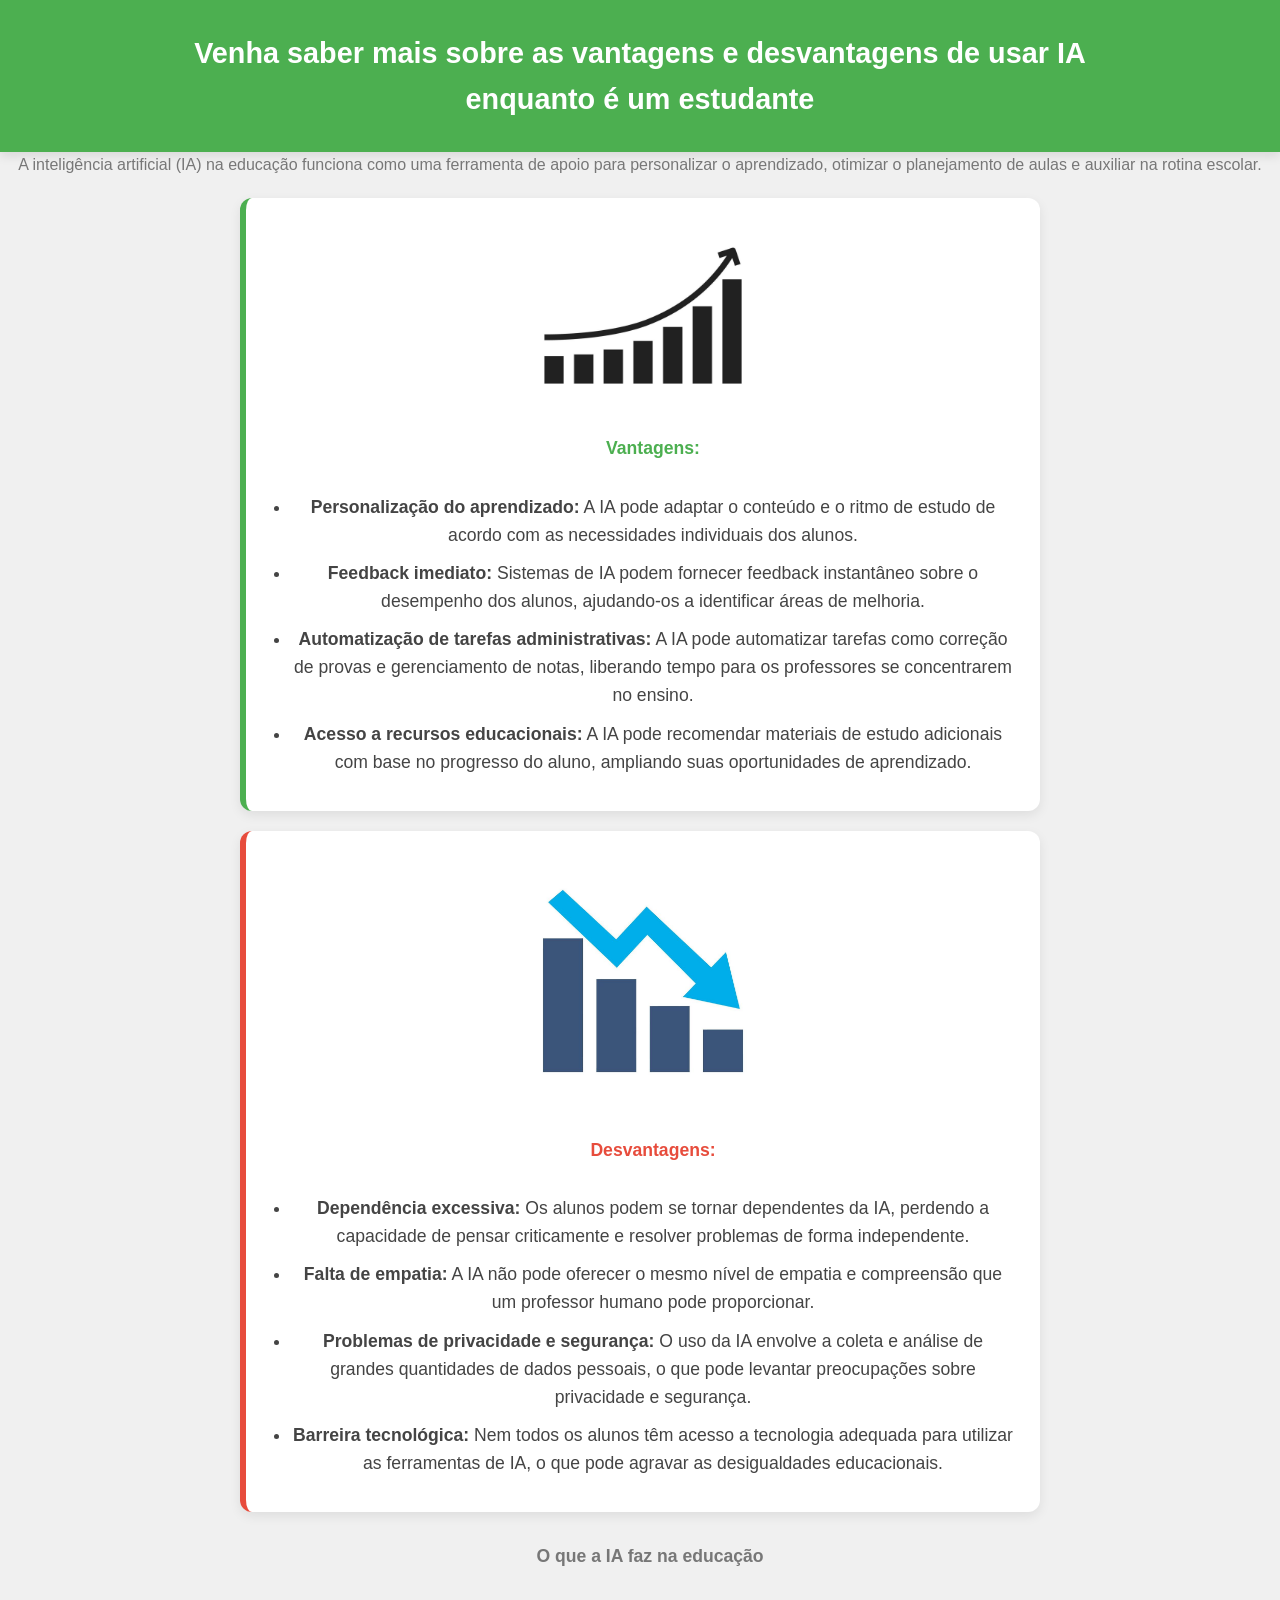
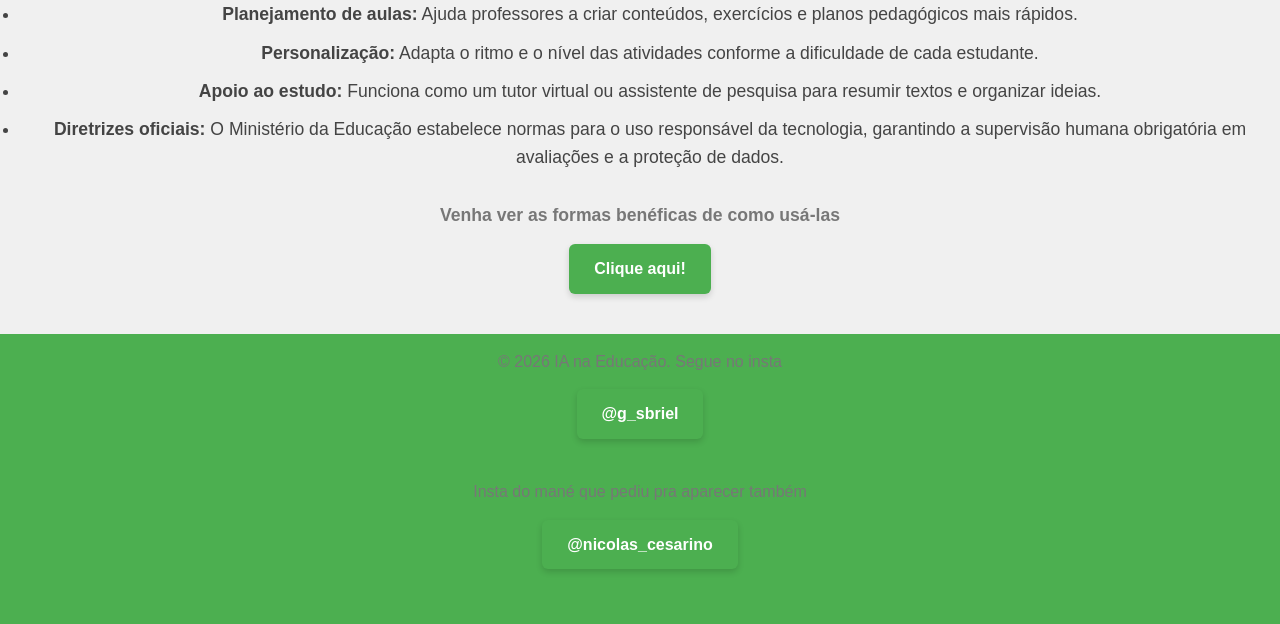
<file: index.html>
<!DOCTYPE html>
<html lang="pt-BR">
<head>
    <meta charset="UTF-8">
    <meta name="viewport" content="width=device-width, initial-scale=1.0">
    <title>IA na Educação</title>
    <link rel="stylesheet" href="IA na educação/css/style.css">
</head>
<body>

    <header>
        <h1>Venha saber mais sobre as vantagens e desvantagens de usar IA enquanto é um estudante</h1>
    </header>

    <main>
        <p class="introducao">
            A inteligência artificial (IA) na educação funciona como uma ferramenta de apoio para personalizar o aprendizado,
            otimizar o planejamento de aulas e auxiliar na rotina escolar.
        </p>

        <section class="vantagens-card">
            <img src="IA na educação/assets/images/png/lucro.jpg" alt="Vantagem">
            <h2>Vantagens:</h2>
            <ul>
                <li><strong>Personalização do aprendizado:</strong> A IA pode adaptar o conteúdo e o ritmo de estudo de acordo com as necessidades individuais dos alunos.</li>
                <li><strong>Feedback imediato:</strong> Sistemas de IA podem fornecer feedback instantâneo sobre o desempenho dos alunos, ajudando-os a identificar áreas de melhoria.</li>
                <li><strong>Automatização de tarefas administrativas:</strong> A IA pode automatizar tarefas como correção de provas e gerenciamento de notas, liberando tempo para os professores se concentrarem no ensino.</li>
                <li><strong>Acesso a recursos educacionais:</strong> A IA pode recomendar materiais de estudo adicionais com base no progresso do aluno, ampliando suas oportunidades de aprendizado.</li>
            </ul>
        </section>

        <section class="desvantagens-card">
            <img src="IA na educação/assets/images/png/prejuizo.jpg" alt="Desvantagem">
            <h2>Desvantagens:</h2>
            <ul>
                <li><strong>Dependência excessiva:</strong> Os alunos podem se tornar dependentes da IA, perdendo a capacidade de pensar criticamente e resolver problemas de forma independente.</li>
                <li><strong>Falta de empatia:</strong> A IA não pode oferecer o mesmo nível de empatia e compreensão que um professor humano pode proporcionar.</li>
                <li><strong>Problemas de privacidade e segurança:</strong> O uso da IA envolve a coleta e análise de grandes quantidades de dados pessoais, o que pode levantar preocupações sobre privacidade e segurança.</li>
                <li><strong>Barreira tecnológica:</strong> Nem todos os alunos têm acesso a tecnologia adequada para utilizar as ferramentas de IA, o que pode agravar as desigualdades educacionais.</li>
            </ul>
        </section>

        <section class="acoes-ia">
            <h2>O que a IA faz na educação</h2>
            <ul>
                <li><strong>Planejamento de aulas:</strong> Ajuda professores a criar conteúdos, exercícios e planos pedagógicos mais rápidos.</li>
                <li><strong>Personalização:</strong> Adapta o ritmo e o nível das atividades conforme a dificuldade de cada estudante.</li>
                <li><strong>Apoio ao estudo:</strong> Funciona como um tutor virtual ou assistente de pesquisa para resumir textos e organizar ideias.</li>
                <li><strong>Diretrizes oficiais:</strong> O Ministério da Educação estabelece normas para o uso responsável da tecnologia, garantindo a supervisão humana obrigatória em avaliações e a proteção de dados.</li>
            </ul>
        </section>

        <section class="saiba-mais">
            <h4>Venha ver as formas benéficas de como usá-las</h4>
            <a href="IA na educação/pages/motivos.html">Clique aqui!</a>
        </section>
    </main>

    <footer>
        <p>&copy; 2026 IA na Educação. Segue no insta <a href="https://www.instagram.com/g_sbriel" target="_blank" rel="noopener noreferrer">@g_sbriel</a></p>
        <p>Insta do mané que pediu pra aparecer também <a href="https://www.instagram.com/nicolas_cesarino" target="_blank" rel="noopener noreferrer">@nicolas_cesarino</a></p>
    </footer>

</body>
</html>
</file>
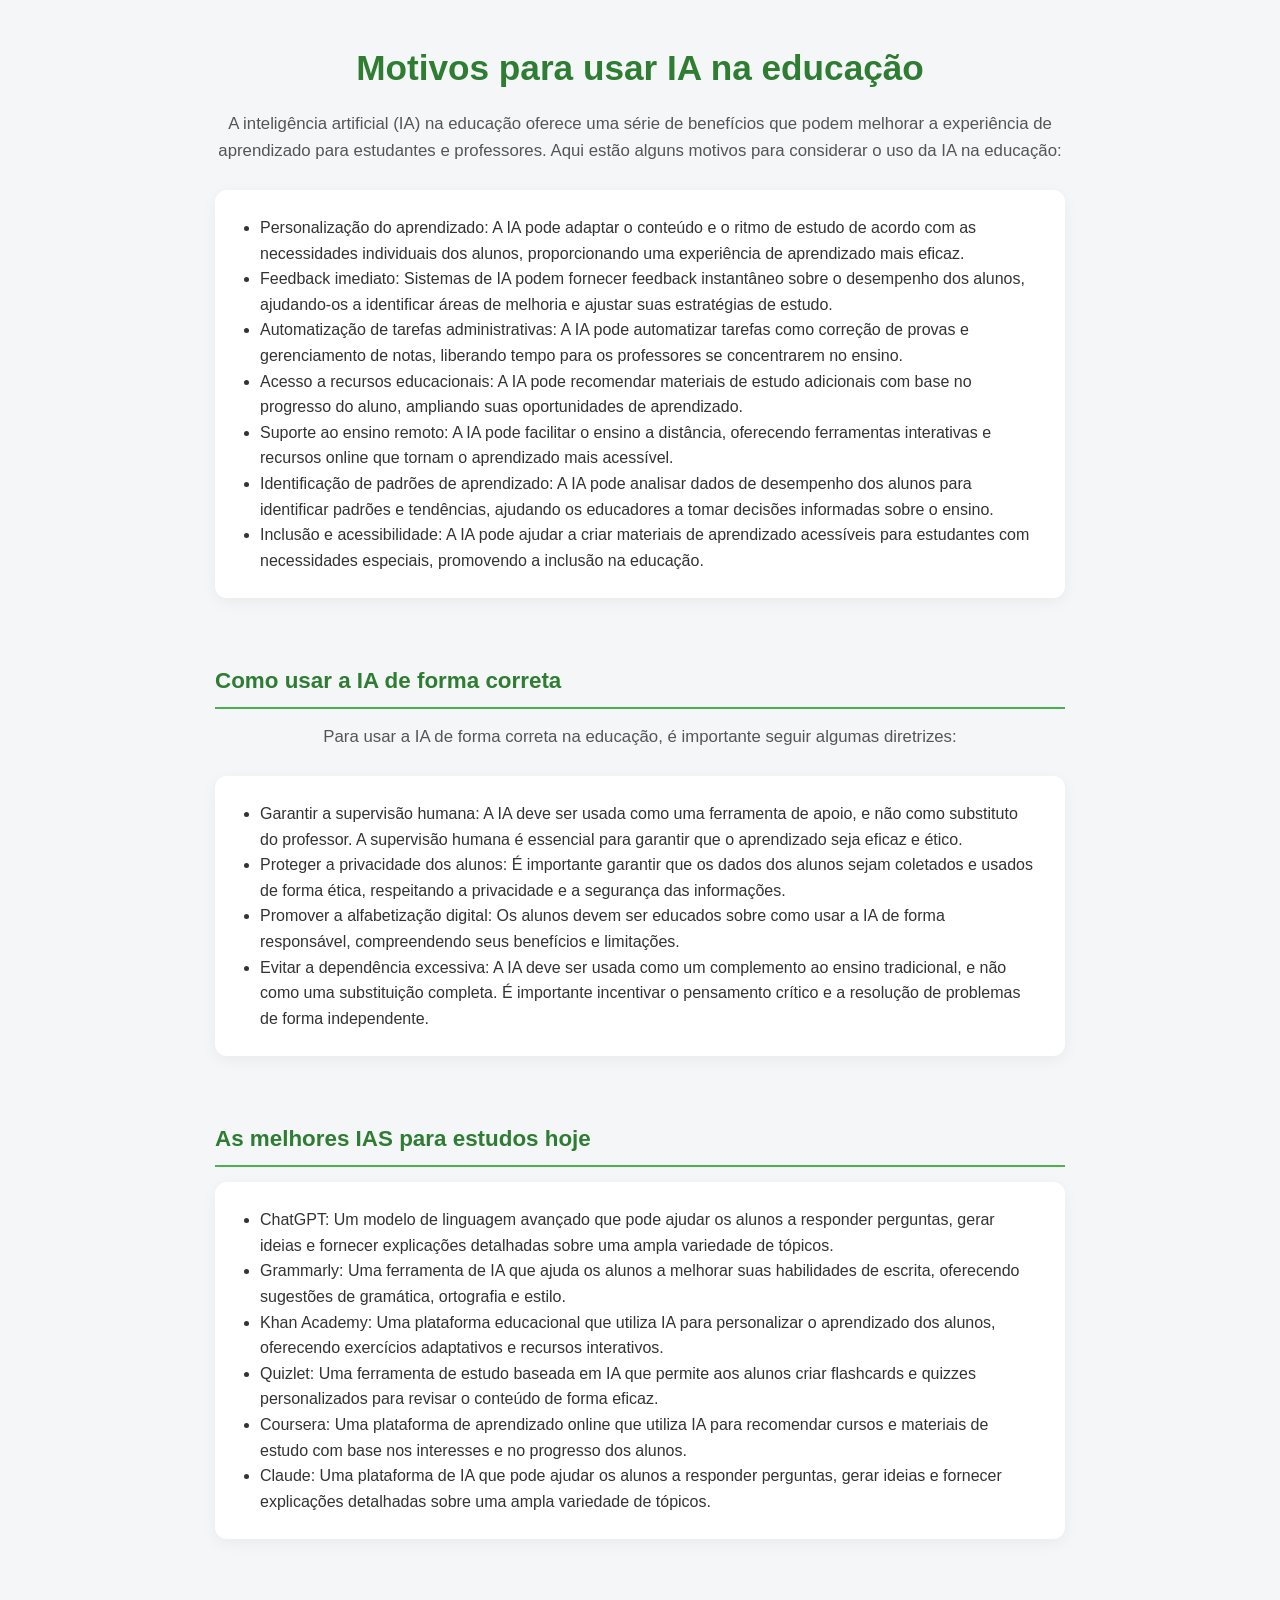
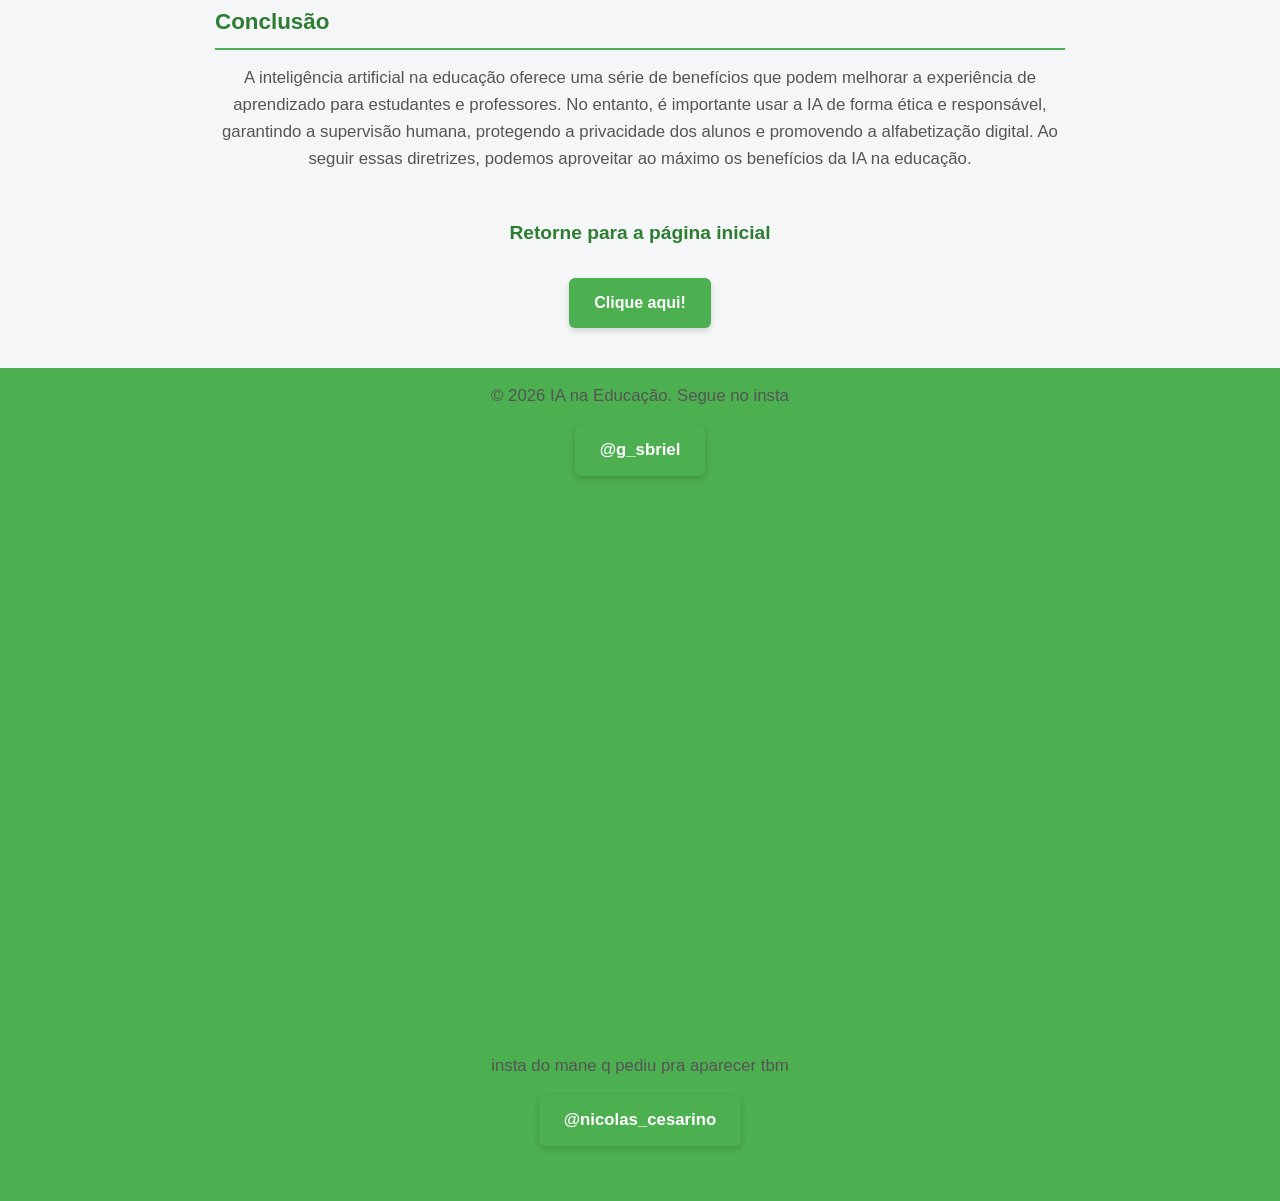
<file: IA na educação/pages/motivos.html>
<!DOCTYPE html>
<html lang="pt-BR">
<head>
    <meta charset="UTF-8">
    <meta name="viewport" content="width=device-width, initial-scale=1.0">
    <title>Motivos para usar IA na educação</title>
    <link rel="stylesheet" href="../css/style2.css">
</head>
<body>
    <h1>Motivos para usar IA na educação</h1>
    <p>A inteligência artificial (IA) na educação oferece uma série de benefícios que podem melhorar a experiência de aprendizado para estudantes e professores. Aqui estão alguns motivos para considerar o uso da IA na educação:</p>
    <ul>
        <li>Personalização do aprendizado: A IA pode adaptar o conteúdo e o ritmo de estudo de acordo com as necessidades individuais dos alunos, proporcionando uma experiência de aprendizado mais eficaz.</li>
        <li>Feedback imediato: Sistemas de IA podem fornecer feedback instantâneo sobre o desempenho dos alunos, ajudando-os a identificar áreas de melhoria e ajustar suas estratégias de estudo.</li>
        <li>Automatização de tarefas administrativas: A IA pode automatizar tarefas como correção de provas e gerenciamento de notas, liberando tempo para os professores se concentrarem no ensino.</li>
        <li>Acesso a recursos educacionais: A IA pode recomendar materiais de estudo adicionais com base no progresso do aluno, ampliando suas oportunidades de aprendizado.</li>
        <li>Suporte ao ensino remoto: A IA pode facilitar o ensino a distância, oferecendo ferramentas interativas e recursos online que tornam o aprendizado mais acessível.</li>
        <li>Identificação de padrões de aprendizado: A IA pode analisar dados de desempenho dos alunos para identificar padrões e tendências, ajudando os educadores a tomar decisões informadas sobre o ensino.</li>
        <li>Inclusão e acessibilidade: A IA pode ajudar a criar materiais de aprendizado acessíveis para estudantes com necessidades especiais, promovendo a inclusão na educação.</li>
    </ul>
    <h2>Como usar a IA de forma correta</h2>
    <p>Para usar a IA de forma correta na educação, é importante seguir algumas diretrizes:</p>
    <ul>
        <li>Garantir a supervisão humana: A IA deve ser usada como uma ferramenta de apoio, e não como substituto do professor. A supervisão humana é essencial para garantir que o aprendizado seja eficaz e ético.</li>
        <li>Proteger a privacidade dos alunos: É importante garantir que os dados dos alunos sejam coletados e usados de forma ética, respeitando a privacidade e a segurança das informações.</li>
        <li>Promover a alfabetização digital: Os alunos devem ser educados sobre como usar a IA de forma responsável, compreendendo seus benefícios e limitações.</li>
        <li>Evitar a dependência excessiva: A IA deve ser usada como um complemento ao ensino tradicional, e não como uma substituição completa. É importante incentivar o pensamento crítico e a resolução de problemas de forma independente.</li>
    </ul>
    <h2> As melhores IAS para estudos hoje</h2>
    <ul>
        <li>ChatGPT: Um modelo de linguagem avançado que pode ajudar os alunos a responder perguntas, gerar ideias e fornecer explicações detalhadas sobre uma ampla variedade de tópicos.</li>
        <li>Grammarly: Uma ferramenta de IA que ajuda os alunos a melhorar suas habilidades de escrita, oferecendo sugestões de gramática, ortografia e estilo.</li>
        <li>Khan Academy: Uma plataforma educacional que utiliza IA para personalizar o aprendizado dos alunos, oferecendo exercícios adaptativos e recursos interativos.</li>
        <li>Quizlet: Uma ferramenta de estudo baseada em IA que permite aos alunos criar flashcards e quizzes personalizados para revisar o conteúdo de forma eficaz.</li>
        <li>Coursera: Uma plataforma de aprendizado online que utiliza IA para recomendar cursos e materiais de estudo com base nos interesses e no progresso dos alunos.</li>
        <li>Claude: Uma plataforma de IA que pode ajudar os alunos a responder perguntas, gerar ideias e fornecer explicações detalhadas sobre uma ampla variedade de tópicos.</li>
    </ul>
    <h2>Conclusão</h2>
    <p>A inteligência artificial na educação oferece uma série de benefícios que podem melhorar a experiência de aprendizado para estudantes e professores. No entanto, é importante usar a IA de forma ética e responsável, garantindo a supervisão humana, protegendo a privacidade dos alunos e promovendo a alfabetização digital. Ao seguir essas diretrizes, podemos aproveitar ao máximo os benefícios da IA na educação.</p>
<h4> Retorne para a página inicial</h4>
<a href="../../index.html">Clique aqui!</a>
<footer>
    <p>&copy; 2026 IA na Educação. Segue no insta <a href="https://www.instagram.com/g_sbriel" target="_blank">@g_sbriel</a></p>
    <br><br><br> <br><br><br> <br><br><br> <br><br><br> <br><br><br><br><br><br> <br><br><br> 
    <p> insta do mane q pediu pra aparecer tbm <a href="https://www.instagram.com/nicolas_cesarino" target="_blank">@nicolas_cesarino</a></p>
</footer>
</body>
</html>
</file>
<file: IA na educação/css/style.css>
* {
    margin: 0;
    padding: 0;
    box-sizing: border-box;
}
p {  
    text-align: center;
    color: #777;
}


body {
    background-color: #f0f0f0;
    font-family: Arial, sans-serif;
    color: #333;
    line-height: 1.6;
    display: flex;
    flex-direction: column;
    min-height: 100vh;
}

header {
    background-color: #4CAF50;
    color: white;
    padding: 30px 20px;
    text-align: center;
    box-shadow: 0 4px 10px rgba(0, 0, 0, 0.1);
}

header h1 {
    font-size: 1.8rem;
    color: white;
    max-width: 900px;
    margin: 0 auto;
}

body > h2 {
    text-align: center;
    color: #555;
    font-size: 1.1rem;
    font-weight: normal;
    max-width: 800px;
    margin: 25px auto 10px;
    padding: 0 20px;
}

.vantagens-card,
.desvantagens-card {
    background-color: #ffffff;
    max-width: 800px;
    margin: 20px auto;
    padding: 25px;
    border-radius: 12px;
    box-shadow: 0 4px 12px rgba(0, 0, 0, 0.08);
    transition: transform 0.2s ease, box-shadow 0.2s ease;
}

.vantagens-card:hover,
.desvantagens-card:hover {
    transform: translateY(-3px);
    box-shadow: 0 6px 16px rgba(0, 0, 0, 0.12);
}

.vantagens-card {
    border-left: 6px solid #4CAF50;
}

.desvantagens-card {
    border-left: 6px solid #e74c3c;
}

.vantagens-card img,
.desvantagens-card img {
    display: block;
    max-width: 100%;
    width: 250px;
    height: auto;
    margin: 0 auto 15px;
    border-radius: 8px;
}

.vantagens-card h2 {
    color: #4CAF50;
    text-align: center;
    margin-bottom: 15px;
}

.desvantagens-card h2 {
    color: #e74c3c;
    text-align: center;
    margin-bottom: 15px;
}
h2 {   
    list-style-type: disc;
    padding-left: 20px;
    text-align: center;
    color: #777;
    margin-top: 30px;
    font-size: 1.1rem;
    align-itens: center;
}
    
ul {
    list-style-type: disc;
    padding-left: 20px;
    text-align: center;
    color: #777;
    margin-top: 30px;
    font-size: 1.1rem;
    align-itens: center;
}

li {
    margin-bottom: 10px;
    color: #444;
    align-itens: center;
    text-align: center;
}

body > h2:nth-of-type(2) {
    background-color: #ffffff;
    max-width: 800px;
    margin: 20px auto;
    padding: 25px;
    border-radius: 12px;
    box-shadow: 0 4px 12px rgba(0, 0, 0, 0.08);
    text-align: left;
    font-size: 1.3rem;
    color: #333;
    font-weight: bold;
}

body > h2:nth-of-type(2) ul {
    margin-top: 15px;
    font-weight: normal;
    font-size: 1rem;
}

h4 {
    text-align: center;
    color: #777;
    margin-top: 30px;
    font-size: 1.1rem;
}

a {
    display: block;
    width: fit-content;
    margin: 15px auto 40px;
    padding: 12px 25px;
    background-color: #4CAF50;
    color: white;
    text-decoration: none;
    font-weight: bold;
    border-radius: 6px;
    box-shadow: 0 3px 6px rgba(0, 0, 0, 0.15);
    transition: background-color 0.2s ease;
}

a:hover {
    background-color: #45a049;
}

footer {
    background-color: #4CAF50;
    color: white;
    padding: 15px 20px;
    text-align: center;
    margin-top: auto;
}
</file>
<file: IA na educação/css/style2.css>
* {
    margin: 0;
    padding: 0;
    box-sizing: border-box;
}

body {
    background-color: #f4f6f8;
    font-family: Arial, sans-serif;
    color: #333;
    line-height: 1.6;
    display: flex;
    flex-direction: column;
    min-height: 100vh;
}

body > h1,
body > p,
body > h2,
body > ul,
body > h4 {
    width: 90%;
    max-width: 850px;
    margin-left: auto;
    margin-right: auto;
}

h1 {
    text-align: center;
    color: #2e7d32;
    font-size: 2.2rem;
    margin-top: 40px;
    margin-bottom: 15px;
}

p {
    color: #555;
    font-size: 1.05rem;
    margin-bottom: 25px;
    text-align: center;
}

h2 {
    color: #2e7d32;
    font-size: 1.4rem;
    margin-top: 35px;
    margin-bottom: 15px;
    padding-bottom: 8px;
    border-bottom: 2px solid #4CAF50;
}
h4 {
    color: #2e7d32;
    font-size: 1.2rem;
    margin-top: 20px;
    margin-bottom: 15px;
    text-align: center;
}

ul {
    background-color: #ffffff;
    padding: 25px 30px 25px 45px;
    border-radius: 12px;
    box-shadow: 0 4px 15px rgba(0, 0, 0, 0.05);
    margin-bottom: 30px;
}
a {
    display: block;
    width: fit-content;
    margin: 15px auto 40px;
    padding: 12px 25px;
    background-color: #4CAF50;
    color: white;
    text-decoration: none;
    font-weight: bold;
    border-radius: 6px;
    box-shadow: 0 3px 6px rgba(0, 0, 0, 0.15);
    transition: background-color 0.2s ease;
}
a:hover {
    background-color: #45a049;
}
footer {
    background-color: #4CAF50;
    color: white;
    padding: 15px 20px;
    text-align: center;
    margin-top: auto;
}
</file>
